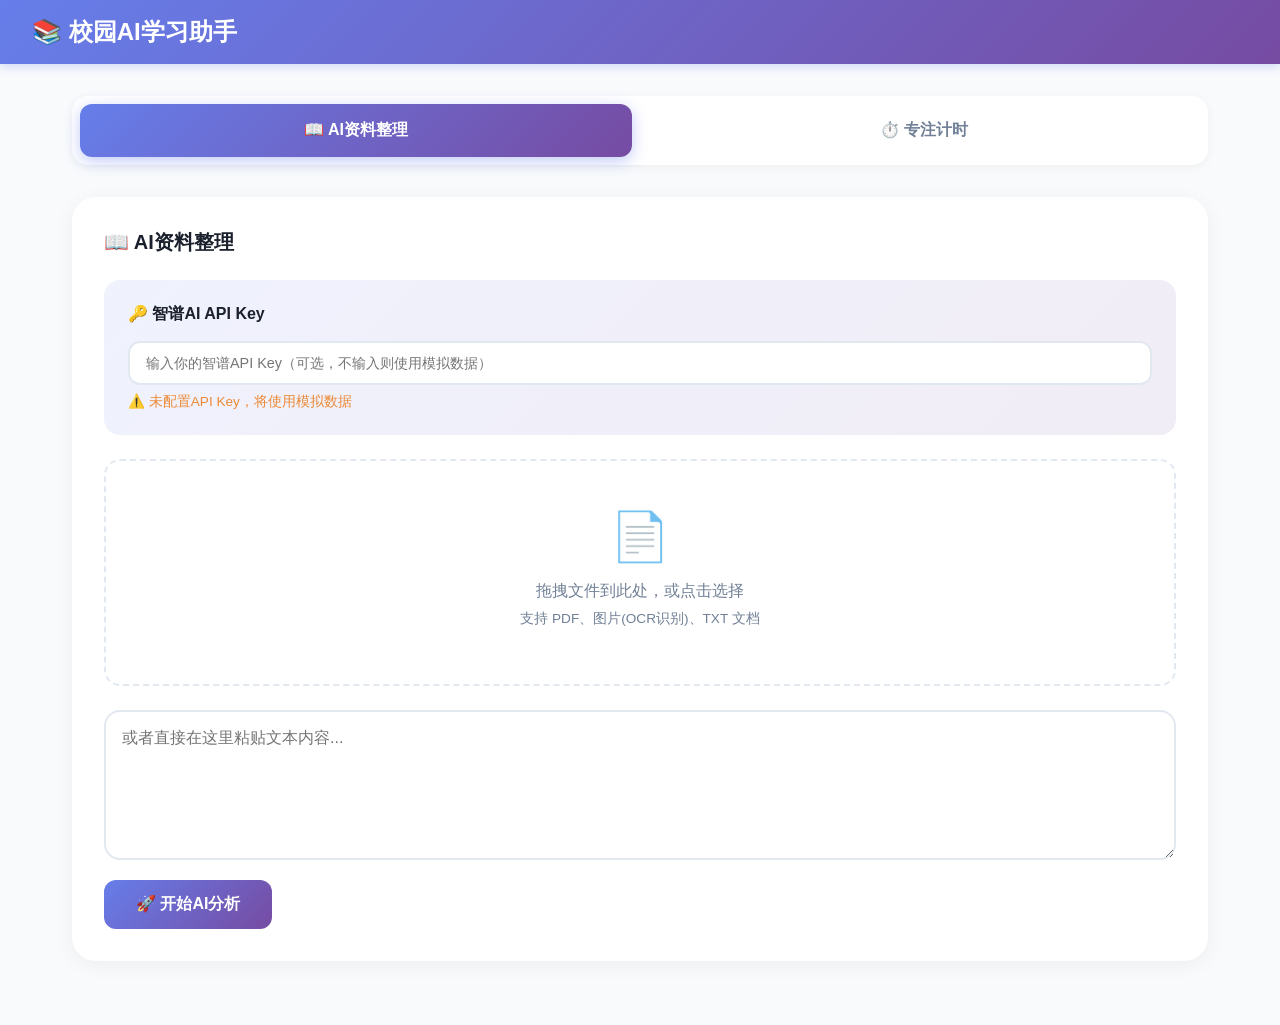
<file: index.html>
<!DOCTYPE html>
<html lang="zh-CN">
<head>
    <meta charset="UTF-8">
    <meta name="viewport" content="width=device-width, initial-scale=1.0">
    <title>校园AI学习助手</title>
    <style>
        * {
            margin: 0;
            padding: 0;
            box-sizing: border-box;
        }
        
        :root {
            --primary: #667eea;
            --primary-dark: #5a6fd6;
            --secondary: #764ba2;
            --bg: #f8fafc;
            --card: #ffffff;
            --text: #1a202c;
            --text-light: #718096;
            --border: #e2e8f0;
            --success: #48bb78;
            --warning: #ed8936;
        }
        
        body {
            font-family: -apple-system, BlinkMacSystemFont, 'Segoe UI', Roboto, 'Helvetica Neue', Arial, sans-serif;
            background: var(--bg);
            color: var(--text);
            min-height: 100vh;
        }
        
        /* 头部导航 */
        .header {
            background: linear-gradient(135deg, var(--primary) 0%, var(--secondary) 100%);
            color: white;
            padding: 1rem 2rem;
            position: sticky;
            top: 0;
            z-index: 100;
            box-shadow: 0 2px 10px rgba(102, 126, 234, 0.3);
        }
        
        .header h1 {
            font-size: 1.5rem;
            display: flex;
            align-items: center;
            gap: 0.5rem;
        }
        
        /* 主容器 */
        .container {
            max-width: 1200px;
            margin: 0 auto;
            padding: 2rem;
        }
        
        /* 标签切换 */
        .tabs {
            display: flex;
            gap: 1rem;
            margin-bottom: 2rem;
            background: var(--card);
            padding: 0.5rem;
            border-radius: 1rem;
            box-shadow: 0 2px 10px rgba(0,0,0,0.05);
        }
        
        .tab {
            flex: 1;
            padding: 1rem 2rem;
            border: none;
            background: transparent;
            border-radius: 0.75rem;
            cursor: pointer;
            font-size: 1rem;
            font-weight: 600;
            color: var(--text-light);
            transition: all 0.3s;
        }
        
        .tab.active {
            background: linear-gradient(135deg, var(--primary), var(--secondary));
            color: white;
            box-shadow: 0 4px 15px rgba(102, 126, 234, 0.4);
        }
        
        .tab:hover:not(.active) {
            background: var(--bg);
        }
        
        /* 卡片 */
        .card {
            background: var(--card);
            border-radius: 1.5rem;
            padding: 2rem;
            box-shadow: 0 4px 20px rgba(0,0,0,0.05);
            margin-bottom: 2rem;
        }
        
        .card-title {
            font-size: 1.25rem;
            font-weight: 700;
            margin-bottom: 1.5rem;
            color: var(--text);
        }
        
        /* AI资料整理 */
        .upload-area {
            border: 2px dashed var(--border);
            border-radius: 1rem;
            padding: 3rem;
            text-align: center;
            cursor: pointer;
            transition: all 0.3s;
            margin-bottom: 1.5rem;
        }
        
        .upload-area:hover {
            border-color: var(--primary);
            background: rgba(102, 126, 234, 0.05);
        }
        
        .upload-icon {
            font-size: 3rem;
            margin-bottom: 1rem;
        }
        
        .upload-text {
            color: var(--text-light);
            margin-bottom: 0.5rem;
        }
        
        .file-input {
            display: none;
        }
        
        .text-input {
            width: 100%;
            min-height: 150px;
            padding: 1rem;
            border: 2px solid var(--border);
            border-radius: 1rem;
            font-size: 1rem;
            resize: vertical;
            margin-bottom: 1rem;
            font-family: inherit;
        }
        
        .text-input:focus {
            outline: none;
            border-color: var(--primary);
        }
        
        /* 按钮 */
        .btn {
            padding: 0.875rem 2rem;
            border: none;
            border-radius: 0.75rem;
            font-size: 1rem;
            font-weight: 600;
            cursor: pointer;
            transition: all 0.3s;
        }
        
        .btn-primary {
            background: linear-gradient(135deg, var(--primary), var(--secondary));
            color: white;
        }
        
        .btn-primary:hover {
            transform: translateY(-2px);
            box-shadow: 0 4px 15px rgba(102, 126, 234, 0.4);
        }
        
        .btn-primary:disabled {
            opacity: 0.6;
            cursor: not-allowed;
            transform: none;
        }
        
        /* API Key 设置 */
        .api-settings {
            background: linear-gradient(135deg, rgba(102,126,234,0.1), rgba(118,75,162,0.1));
            border-radius: 1rem;
            padding: 1.5rem;
            margin-bottom: 1.5rem;
        }
        
        .api-settings h4 {
            margin-bottom: 1rem;
            display: flex;
            align-items: center;
            gap: 0.5rem;
        }
        
        .api-input {
            width: 100%;
            padding: 0.75rem 1rem;
            border: 2px solid var(--border);
            border-radius: 0.75rem;
            font-size: 0.9rem;
        }
        
        .api-status {
            margin-top: 0.5rem;
            font-size: 0.85rem;
        }
        
        .api-status.connected {
            color: var(--success);
        }
        
        .api-status.disconnected {
            color: var(--warning);
        }
        
        /* 结果展示 */
        .results {
            display: none;
        }
        
        .results.show {
            display: block;
        }
        
        .result-section {
            margin-bottom: 1.5rem;
        }
        
        .result-label {
            font-weight: 600;
            color: var(--text-light);
            margin-bottom: 0.5rem;
            font-size: 0.9rem;
        }
        
        .result-content {
            background: var(--bg);
            border-radius: 0.75rem;
            padding: 1rem;
            white-space: pre-wrap;
            font-size: 0.95rem;
            line-height: 1.6;
        }
        
        .keywords {
            display: flex;
            flex-wrap: wrap;
            gap: 0.5rem;
        }
        
        .keyword {
            background: linear-gradient(135deg, var(--primary), var(--secondary));
            color: white;
            padding: 0.375rem 0.875rem;
            border-radius: 2rem;
            font-size: 0.85rem;
        }
        
        /* 思维导图 */
        .mindmap {
            background: var(--bg);
            border-radius: 0.75rem;
            padding: 1.5rem;
        }
        
        .mindmap-node {
            display: flex;
            flex-direction: column;
            align-items: center;
        }
        
        .mindmap-root {
            background: linear-gradient(135deg, var(--primary), var(--secondary));
            color: white;
            padding: 1rem 2rem;
            border-radius: 1rem;
            font-weight: 700;
            font-size: 1.1rem;
        }
        
        .mindmap-branches {
            display: flex;
            flex-wrap: wrap;
            gap: 0.75rem;
            margin-top: 1rem;
            justify-content: center;
        }
        
        .mindmap-branch {
            background: white;
            border: 2px solid var(--primary);
            color: var(--primary);
            padding: 0.5rem 1rem;
            border-radius: 0.5rem;
            font-weight: 500;
        }
        
        /* 专注计时 */
        .timer-display {
            text-align: center;
            padding: 3rem;
        }
        
        .timer-time {
            font-size: 5rem;
            font-weight: 700;
            background: linear-gradient(135deg, var(--primary), var(--secondary));
            -webkit-background-clip: text;
            -webkit-text-fill-color: transparent;
            background-clip: text;
            font-variant-numeric: tabular-nums;
        }
        
        .timer-label {
            color: var(--text-light);
            font-size: 1.1rem;
            margin-top: 0.5rem;
        }
        
        .timer-controls {
            display: flex;
            justify-content: center;
            gap: 1rem;
            margin-top: 2rem;
        }
        
        .btn-timer {
            width: 60px;
            height: 60px;
            border-radius: 50%;
            border: none;
            font-size: 1.5rem;
            cursor: pointer;
            transition: all 0.3s;
            display: flex;
            align-items: center;
            justify-content: center;
        }
        
        .btn-start {
            background: linear-gradient(135deg, var(--success), #38a169);
            color: white;
        }
        
        .btn-pause {
            background: var(--warning);
            color: white;
        }
        
        .btn-reset {
            background: var(--border);
            color: var(--text-light);
        }
        
        .btn-timer:hover {
            transform: scale(1.1);
        }
        
        /* 统计数据 */
        .stats-grid {
            display: grid;
            grid-template-columns: repeat(auto-fit, minmax(200px, 1fr));
            gap: 1rem;
            margin-top: 2rem;
        }
        
        .stat-card {
            background: linear-gradient(135deg, rgba(102,126,234,0.1), rgba(118,75,162,0.1));
            padding: 1.5rem;
            border-radius: 1rem;
            text-align: center;
        }
        
        .stat-value {
            font-size: 2rem;
            font-weight: 700;
            color: var(--primary);
        }
        
        .stat-label {
            color: var(--text-light);
            font-size: 0.9rem;
            margin-top: 0.25rem;
        }
        
        /* 加载动画 */
        .loading {
            display: none;
            text-align: center;
            padding: 2rem;
        }
        
        .loading.show {
            display: block;
        }
        
        .spinner {
            width: 50px;
            height: 50px;
            border: 4px solid var(--border);
            border-top-color: var(--primary);
            border-radius: 50%;
            animation: spin 1s linear infinite;
            margin: 0 auto 1rem;
        }
        
        @keyframes spin {
            to { transform: rotate(360deg); }
        }
        
        /* 专注提醒 */
        .focus-tip {
            background: linear-gradient(135deg, rgba(72, 187, 120, 0.1), rgba(56, 161, 105, 0.1));
            border-left: 4px solid var(--success);
            padding: 1rem;
            border-radius: 0 0.5rem 0.5rem 0;
            margin-top: 1rem;
            display: none;
        }
        
        .focus-tip.show {
            display: block;
        }
        
        /* 历史记录 */
        .history-list {
            max-height: 300px;
            overflow-y: auto;
        }
        
        .history-item {
            display: flex;
            justify-content: space-between;
            align-items: center;
            padding: 1rem;
            border-bottom: 1px solid var(--border);
        }
        
        .history-item:last-child {
            border-bottom: none;
        }
        
        .history-date {
            color: var(--text-light);
            font-size: 0.9rem;
        }
        
        .history-duration {
            font-weight: 600;
            color: var(--primary);
        }
        
        /* 响应式 */
        @media (max-width: 768px) {
            .container {
                padding: 1rem;
            }
            
            .tabs {
                flex-direction: column;
            }
            
            .timer-time {
                font-size: 3.5rem;
            }
            
            .stats-grid {
                grid-template-columns: 1fr 1fr;
            }
        }
        
        /* Toast通知 */
        .toast {
            position: fixed;
            bottom: 2rem;
            left: 50%;
            transform: translateX(-50%) translateY(100px);
            background: var(--text);
            color: white;
            padding: 1rem 2rem;
            border-radius: 0.75rem;
            opacity: 0;
            transition: all 0.3s;
            z-index: 1000;
        }
        
        .toast.show {
            transform: translateX(-50%) translateY(0);
            opacity: 1;
        }
    </style>
</head>
<body>
    <header class="header">
        <h1>📚 校园AI学习助手</h1>
    </header>
    
    <main class="container">
        <!-- 标签切换 -->
        <div class="tabs">
            <button class="tab active" data-tab="analyze">📖 AI资料整理</button>
            <button class="tab" data-tab="focus">⏱️ 专注计时</button>
        </div>
        
        <!-- AI资料整理 -->
        <section id="analyze-section">
            <div class="card">
                <h2 class="card-title">📖 AI资料整理</h2>
                
                <!-- API Key设置 -->
                <div class="api-settings">
                    <h4>🔑 智谱AI API Key</h4>
                    <input type="password" id="apiKey" class="api-input" placeholder="输入你的智谱API Key（可选，不输入则使用模拟数据）">
                    <div class="api-status disconnected" id="apiStatus">⚠️ 未配置API Key，将使用模拟数据</div>
                </div>
                
                <!-- 上传区域 -->
                <div class="upload-area" id="uploadArea">
                    <div class="upload-icon">📄</div>
                    <div class="upload-text">拖拽文件到此处，或点击选择</div>
                    <div class="upload-text" style="font-size: 0.85rem;">支持 PDF、图片(OCR识别)、TXT 文档</div>
                    <input type="file" id="fileInput" class="file-input" accept=".pdf,.jpg,.jpeg,.png,.txt,.md">
                </div>
                
                <!-- 文本输入 -->
                <textarea id="textInput" class="text-input" placeholder="或者直接在这里粘贴文本内容..."></textarea>
                
                <button class="btn btn-primary" id="analyzeBtn">🚀 开始AI分析</button>
                
                <!-- 加载中 -->
                <div class="loading" id="loading">
                    <div class="spinner"></div>
                    <div>AI正在分析中，请稍候...</div>
                </div>
            </div>
            
            <!-- 结果展示 -->
            <div class="card results" id="results">
                <h2 class="card-title">📊 分析结果</h2>
                
                <div class="result-section">
                    <div class="result-label">📝 提取文本</div>
                    <div class="result-content" id="resultText"></div>
                </div>
                
                <div class="result-section">
                    <div class="result-label">🏷️ 关键词</div>
                    <div class="keywords" id="resultKeywords"></div>
                </div>
                
                <div class="result-section">
                    <div class="result-label">📋 摘要</div>
                    <div class="result-content" id="resultSummary"></div>
                </div>
                
                <div class="result-section">
                    <div class="result-label">📚 背诵提纲</div>
                    <div class="result-content" id="resultOutline"></div>
                </div>
                
                <div class="result-section">
                    <div class="result-label">🧠 思维导图</div>
                    <div class="mindmap">
                        <div class="mindmap-node">
                            <div class="mindmap-root" id="mindmapRoot"></div>
                            <div class="mindmap-branches" id="mindmapBranches"></div>
                        </div>
                    </div>
                </div>
            </div>
        </section>
        
        <!-- 专注计时 -->
        <section id="focus-section" style="display: none;">
            <div class="card">
                <h2 class="card-title">⏱️ 专注计时</h2>
                
                <div class="timer-display">
                    <div class="timer-time" id="timerDisplay">00:00:00</div>
                    <div class="timer-label" id="timerLabel">准备开始专注</div>
                </div>
                
                <div class="timer-controls">
                    <button class="btn-timer btn-start" id="startBtn">▶</button>
                    <button class="btn-timer btn-pause" id="pauseBtn" style="display: none;">⏸</button>
                    <button class="btn-timer btn-reset" id="resetBtn">↺</button>
                </div>
                
                <div class="focus-tip" id="focusTip">
                    🎉 恭喜！你已完成 <span id="focusMinutes">0</span> 分钟的专注学习！
                </div>
                
                <div class="stats-grid">
                    <div class="stat-card">
                        <div class="stat-value" id="todayTotal">0</div>
                        <div class="stat-label">今日专注(分钟)</div>
                    </div>
                    <div class="stat-card">
                        <div class="stat-value" id="todayCount">0</div>
                        <div class="stat-label">今日次数</div>
                    </div>
                    <div class="stat-card">
                        <div class="stat-value" id="totalTotal">0</div>
                        <div class="stat-label">总专注(分钟)</div>
                    </div>
                    <div class="stat-card">
                        <div class="stat-value" id="totalCount">0</div>
                        <div class="stat-label">总次数</div>
                    </div>
                </div>
            </div>
            
            <div class="card">
                <h2 class="card-title">📜 专注记录</h2>
                <div class="history-list" id="historyList">
                    <div style="text-align: center; color: var(--text-light); padding: 2rem;">
                        暂无记录，开始你的第一次专注吧！
                    </div>
                </div>
            </div>
        </section>
    </main>
    
    <!-- Toast通知 -->
    <div class="toast" id="toast"></div>
    
    <script>
        // ============ 全局变量 ============
        let timerInterval = null;
        let elapsedSeconds = 0;
        let isRunning = false;
        let focusRecords = JSON.parse(localStorage.getItem('focusRecords') || '[]');
        let apiKey = localStorage.getItem('zhipuApiKey') || '';
        
        // ============ 初始化 ============
        document.addEventListener('DOMContentLoaded', () => {
            initTabs();
            initFileUpload();
            initTimer();
            initAPIKey();
            updateStats();
            loadHistory();
            
            // 检查API Key状态
            if (apiKey) {
                document.getElementById('apiKey').value = apiKey;
                updateAPIStatus(true);
            }
        });
        
        // ============ 标签切换 ============
        function initTabs() {
            const tabs = document.querySelectorAll('.tab');
            tabs.forEach(tab => {
                tab.addEventListener('click', () => {
                    tabs.forEach(t => t.classList.remove('active'));
                    tab.classList.add('active');
                    
                    const tabName = tab.dataset.tab;
                    document.getElementById('analyze-section').style.display = tabName === 'analyze' ? 'block' : 'none';
                    document.getElementById('focus-section').style.display = tabName === 'focus' ? 'block' : 'none';
                });
            });
        }
        
        // ============ 文件上传 ============
        function initFileUpload() {
            const uploadArea = document.getElementById('uploadArea');
            const fileInput = document.getElementById('fileInput');
            const analyzeBtn = document.getElementById('analyzeBtn');
            
            uploadArea.addEventListener('click', () => fileInput.click());
            
            uploadArea.addEventListener('dragover', (e) => {
                e.preventDefault();
                uploadArea.style.borderColor = 'var(--primary)';
                uploadArea.style.background = 'rgba(102, 126, 234, 0.1)';
            });
            
            uploadArea.addEventListener('dragleave', () => {
                uploadArea.style.borderColor = '';
                uploadArea.style.background = '';
            });
            
            uploadArea.addEventListener('drop', (e) => {
                e.preventDefault();
                uploadArea.style.borderColor = '';
                uploadArea.style.background = '';
                
                const files = e.dataTransfer.files;
                if (files.length > 0) {
                    handleFile(files[0]);
                }
            });
            
            fileInput.addEventListener('change', () => {
                if (fileInput.files.length > 0) {
                    handleFile(fileInput.files[0]);
                }
            });
            
            analyzeBtn.addEventListener('click', analyzeContent);
        }
        
        function handleFile(file) {
            const textInput = document.getElementById('textInput');
            
            if (file.type.startsWith('text/') || file.name.endsWith('.txt') || file.name.endsWith('.md')) {
                const reader = new FileReader();
                reader.onload = (e) => {
                    textInput.value = e.target.result;
                    showToast('文件已加载: ' + file.name);
                };
                reader.readAsText(file);
            } else if (file.type.startsWith('image/')) {
                // 图片文件 - 显示提示
                textInput.placeholder = '图片已选择，将使用模拟OCR结果。完整OCR需要后端支持。';
                showToast('已选择图片: ' + file.name + ' (OCR功能需要配置API)');
            } else {
                showToast('暂不支持此文件格式，请使用TXT或MD文件');
            }
        }
        
        // ============ AI分析 ============
        async function analyzeContent() {
            const textInput = document.getElementById('textInput');
            const content = textInput.value.trim();
            
            if (!content) {
                showToast('请输入或上传内容');
                return;
            }
            
            const loading = document.getElementById('loading');
            const results = document.getElementById('results');
            const analyzeBtn = document.getElementById('analyzeBtn');
            
            loading.classList.add('show');
            results.classList.remove('show');
            analyzeBtn.disabled = true;
            
            try {
                let result;
                
                if (apiKey) {
                    result = await callZhipuAPI(content);
                } else {
                    result = getMockResult(content);
                }
                
                displayResults(result);
                results.classList.add('show');
                showToast('分析完成！');
            } catch (error) {
                console.error('分析失败:', error);
                showToast('分析失败，使用模拟数据');
                displayResults(getMockResult(content));
                results.classList.add('show');
            } finally {
                loading.classList.remove('show');
                analyzeBtn.disabled = false;
            }
        }
        
        async function callZhipuAPI(content) {
            const prompt = `分析以下学习资料：
${content.slice(0, 2000)}

请以JSON格式返回分析结果：
{"text": "提取文本", "keywords": ["关键词1", "关键词2", "关键词3", "关键词4", "关键词5"], "summary": "摘要内容", "outline": "# 背诵提纲\\n\\n## 一、核心概念\\n- 要点1\\n- 要点2\\n\\n## 二、重点内容\\n- 内容1\\n- 内容2", "mindmap": {"root": "主题", "branches": ["分支1", "分支2", "分支3", "分支4"]}}`;

            const response = await fetch('https://open.bigmodel.cn/api/paas/v4/chat/completions', {
                method: 'POST',
                headers: {
                    'Authorization': `Bearer ${apiKey}`,
                    'Content-Type': 'application/json'
                },
                body: JSON.stringify({
                    model: 'glm-4-flash',
                    messages: [{ role: 'user', content: prompt }]
                })
            });
            
            if (!response.ok) {
                throw new Error('API调用失败');
            }
            
            const data = await response.json();
            const contentText = data.choices[0].message.content;
            
            // 尝试解析JSON
            try {
                return JSON.parse(contentText);
            } catch {
                return getMockResult(content);
            }
        }
        
        function getMockResult(content) {
            return {
                text: content.slice(0, 1000) || '[请输入文本内容]',
                keywords: ['人工智能', '机器学习', '数据分析', '深度学习', '神经网络'],
                summary: '这是学习资料的摘要总结。配置智谱API Key后可获得更准确的分析结果。',
                outline: '# 背诵提纲\n\n## 一、核心概念\n- 概念一\n- 概念二\n\n## 二、重点内容\n- 重点一\n- 重点二\n\n## 三、实践应用\n- 应用一\n- 应用二',
                mindmap: {
                    root: '学习资料主题',
                    branches: ['核心概念', '重点分析', '实践应用', '总结思考']
                }
            };
        }
        
        function displayResults(result) {
            document.getElementById('resultText').textContent = result.text || '';
            
            const keywordsEl = document.getElementById('resultKeywords');
            keywordsEl.innerHTML = (result.keywords || []).map(k => `<span class="keyword">${k}</span>`).join('');
            
            document.getElementById('resultSummary').textContent = result.summary || '';
            document.getElementById('resultOutline').textContent = result.outline || '';
            
            const mindmap = result.mindmap || { root: '主题', branches: [] };
            document.getElementById('mindmapRoot').textContent = mindmap.root || '主题';
            document.getElementById('mindmapBranches').innerHTML = (mindmap.branches || []).map(b => `<span class="mindmap-branch">${b}</span>`).join('');
        }
        
        // ============ API Key设置 ============
        function initAPIKey() {
            const apiKeyInput = document.getElementById('apiKey');
            
            apiKeyInput.addEventListener('input', () => {
                apiKey = apiKeyInput.value.trim();
                localStorage.setItem('zhipuApiKey', apiKey);
                updateAPIStatus(!!apiKey);
            });
        }
        
        function updateAPIStatus(configured) {
            const status = document.getElementById('apiStatus');
            if (configured) {
                status.textContent = '✅ API Key已配置，AI功能可用';
                status.className = 'api-status connected';
            } else {
                status.textContent = '⚠️ 未配置API Key，将使用模拟数据';
                status.className = 'api-status disconnected';
            }
        }
        
        // ============ 专注计时 ============
        function initTimer() {
            const startBtn = document.getElementById('startBtn');
            const pauseBtn = document.getElementById('pauseBtn');
            const resetBtn = document.getElementById('resetBtn');
            
            startBtn.addEventListener('click', startTimer);
            pauseBtn.addEventListener('click', pauseTimer);
            resetBtn.addEventListener('click', resetTimer);
        }
        
        function startTimer() {
            if (isRunning) return;
            
            isRunning = true;
            document.getElementById('startBtn').style.display = 'none';
            document.getElementById('pauseBtn').style.display = 'flex';
            document.getElementById('timerLabel').textContent = '专注中...保持专注！';
            
            timerInterval = setInterval(() => {
                elapsedSeconds++;
                updateTimerDisplay();
                
                // 每25分钟提醒喝水
                if (elapsedSeconds % 1500 === 0 && elapsedSeconds > 0) {
                    showToast('💧 休息一下，喝杯水吧！');
                }
                
                // 每45分钟提醒休息
                if (elapsedSeconds % 2700 === 0 && elapsedSeconds > 0) {
                    showToast('👀 休息眼睛，远眺一下！');
                }
            }, 1000);
        }
        
        function pauseTimer() {
            if (!isRunning) return;
            
            isRunning = false;
            clearInterval(timerInterval);
            document.getElementById('startBtn').style.display = 'flex';
            document.getElementById('pauseBtn').style.display = 'none';
            document.getElementById('timerLabel').textContent = '已暂停';
            
            // 保存记录
            if (elapsedSeconds >= 60) {
                saveRecord();
            }
        }
        
        function resetTimer() {
            isRunning = false;
            clearInterval(timerInterval);
            elapsedSeconds = 0;
            updateTimerDisplay();
            document.getElementById('startBtn').style.display = 'flex';
            document.getElementById('pauseBtn').style.display = 'none';
            document.getElementById('timerLabel').textContent = '准备开始专注';
            
            // 保存记录
            if (elapsedSeconds >= 60) {
                saveRecord();
            }
        }
        
        function updateTimerDisplay() {
            const hours = Math.floor(elapsedSeconds / 3600);
            const minutes = Math.floor((elapsedSeconds % 3600) / 60);
            const seconds = elapsedSeconds % 60;
            
            document.getElementById('timerDisplay').textContent = 
                `${hours.toString().padStart(2, '0')}:${minutes.toString().padStart(2, '0')}:${seconds.toString().padStart(2, '0')}`;
        }
        
        function saveRecord() {
            const minutes = Math.floor(elapsedSeconds / 60);
            const now = new Date();
            const record = {
                duration: minutes,
                date: now.toLocaleDateString('zh-CN'),
                timestamp: now.toISOString()
            };
            
            focusRecords.unshift(record);
            if (focusRecords.length > 100) {
                focusRecords = focusRecords.slice(0, 100);
            }
            
            localStorage.setItem('focusRecords', JSON.stringify(focusRecords));
            updateStats();
            loadHistory();
            
            // 显示完成提示
            document.getElementById('focusMinutes').textContent = minutes;
            document.getElementById('focusTip').classList.add('show');
            setTimeout(() => {
                document.getElementById('focusTip').classList.remove('show');
            }, 5000);
        }
        
        function updateStats() {
            const today = new Date().toLocaleDateString('zh-CN');
            const todayRecords = focusRecords.filter(r => r.date === today);
            
            const todayTotal = todayRecords.reduce((sum, r) => sum + r.duration, 0);
            const todayCount = todayRecords.length;
            const totalTotal = focusRecords.reduce((sum, r) => sum + r.duration, 0);
            const totalCount = focusRecords.length;
            
            document.getElementById('todayTotal').textContent = todayTotal;
            document.getElementById('todayCount').textContent = todayCount;
            document.getElementById('totalTotal').textContent = totalTotal;
            document.getElementById('totalCount').textContent = totalCount;
        }
        
        function loadHistory() {
            const list = document.getElementById('historyList');
            
            if (focusRecords.length === 0) {
                list.innerHTML = '<div style="text-align: center; color: var(--text-light); padding: 2rem;">暂无记录，开始你的第一次专注吧！</div>';
                return;
            }
            
            list.innerHTML = focusRecords.slice(0, 20).map(record => `
                <div class="history-item">
                    <div>
                        <div>${record.date}</div>
                        <div class="history-date">${new Date(record.timestamp).toLocaleTimeString('zh-CN', { hour: '2-digit', minute: '2-digit' })}</div>
                    </div>
                    <div class="history-duration">${record.duration} 分钟</div>
                </div>
            `).join('');
        }
        
        // ============ 工具函数 ============
        function showToast(message) {
            const toast = document.getElementById('toast');
            toast.textContent = message;
            toast.classList.add('show');
            setTimeout(() => {
                toast.classList.remove('show');
            }, 3000);
        }
    </script>
</body>
</html>
</file>
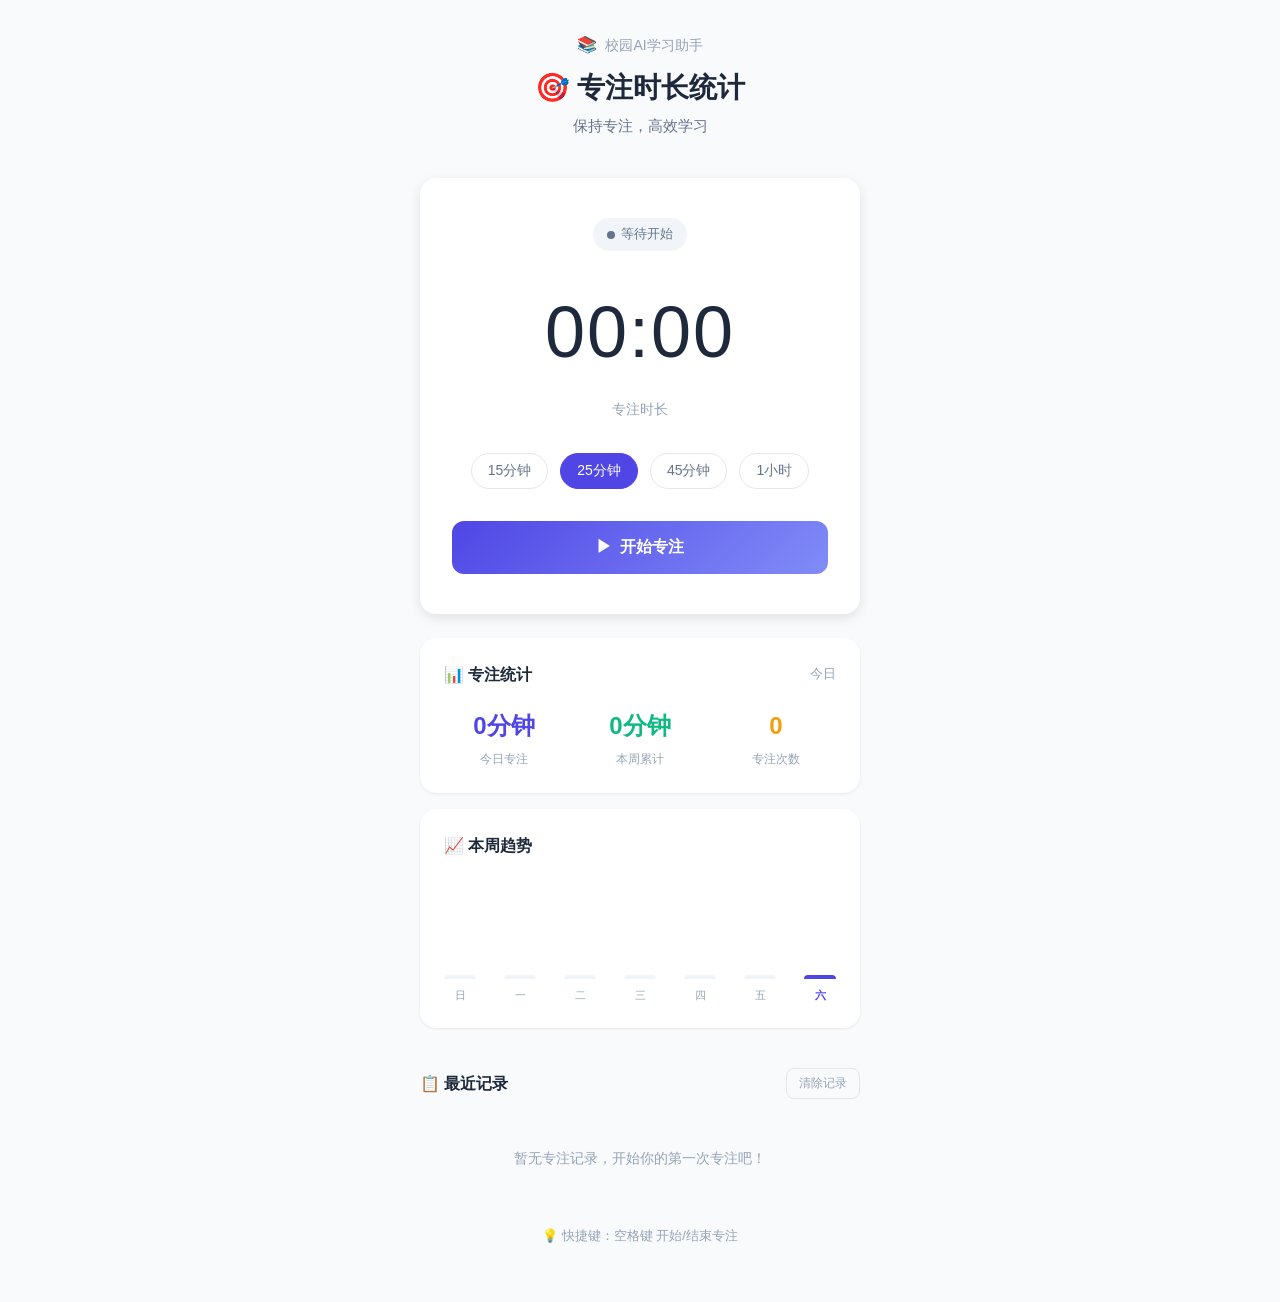
<file: 20260419133224/index.html>
<!DOCTYPE html>
<html lang="zh-CN">
<head>
    <meta charset="UTF-8">
    <meta name="viewport" content="width=device-width, initial-scale=1.0">
    <title>专注时长统计 - 校园AI学习助手</title>
    <link rel="stylesheet" href="style.css">
</head>
<body>

    <div class="container">
        
        <!-- ==================== 头部 ==================== -->
        <header class="header">
            <div class="logo">
                <span class="logo-icon">📚</span>
                <span>校园AI学习助手</span>
            </div>
            <h1 class="page-title">🎯 专注时长统计</h1>
            <p class="page-subtitle">保持专注，高效学习</p>
        </header>

        <!-- ==================== 计时器卡片 ==================== -->
        <div class="timer-card">
            <!-- 状态标签 -->
            <div class="status-badge idle" id="statusBadge">
                <span class="status-dot"></span>
                <span id="statusText">等待开始</span>
            </div>
            
            <!-- 计时器显示 -->
            <div class="timer-display" id="timerDisplay">00:00</div>
            <div class="timer-label">专注时长</div>
            
            <!-- 目标时长选择 -->
            <div class="goal-selector">
                <button class="goal-btn" data-goal="15">15分钟</button>
                <button class="goal-btn" data-goal="25">25分钟</button>
                <button class="goal-btn" data-goal="45">45分钟</button>
                <button class="goal-btn" data-goal="60">1小时</button>
            </div>
            
            <!-- 开始/结束按钮 -->
            <button class="control-btn start" id="controlBtn">
                <span>▶</span> 开始专注
            </button>
        </div>

        <!-- ==================== 统计卡片 ==================== -->
        <div class="stats-card">
            <div class="stats-header">
                <span class="stats-title">📊 专注统计</span>
                <span class="stats-period">今日</span>
            </div>
            <div class="stats-grid">
                <div class="stat-item">
                    <div class="stat-value" id="todayTime">0分钟</div>
                    <div class="stat-label">今日专注</div>
                </div>
                <div class="stat-item">
                    <div class="stat-value accent" id="weekTime">0分钟</div>
                    <div class="stat-label">本周累计</div>
                </div>
                <div class="stat-item">
                    <div class="stat-value warning" id="sessionCount">0</div>
                    <div class="stat-label">专注次数</div>
                </div>
            </div>
        </div>

        <!-- ==================== 本周趋势 ==================== -->
        <div class="stats-card">
            <div class="stats-header">
                <span class="stats-title">📈 本周趋势</span>
            </div>
            <div class="week-chart" id="weekChart">
                <!-- 柱状图由JS生成 -->
            </div>
            <div class="chart-labels" id="chartLabels">
                <!-- 标签由JS生成 -->
            </div>
        </div>

        <!-- ==================== 历史记录 ==================== -->
        <div class="history-section">
            <div class="history-header">
                <span class="history-title">📋 最近记录</span>
                <button class="clear-btn" id="clearBtn">清除记录</button>
            </div>
            <div class="history-list" id="historyList">
                <!-- 历史记录由JS生成 -->
            </div>
        </div>

        <!-- ==================== 页脚 ==================== -->
        <footer class="footer">
            <p>💡 快捷键：空格键 开始/结束专注</p>
        </footer>

    </div>

    <!-- ==================== 专注模式警告弹窗 ==================== -->
    <div class="focus-warning" id="focusWarning">
        <div class="warning-icon">😮</div>
        <div class="warning-title">检测到分心行为</div>
        <div class="warning-text">
            你已离开本页面 <span id="warningCount">1</span> 次<br>
            保持专注才能更高效哦！
        </div>
        <button class="warning-btn" id="continueBtn">继续专注 💪</button>
        <button class="warning-btn" id="giveUpBtn" style="background: transparent; color: rgba(255,255,255,0.6); margin-top: 12px;">结束专注</button>
    </div>

    <!-- ==================== Toast 提示 ==================== -->
    <div class="toast" id="toast">
        <span class="toast-icon" id="toastIcon">✓</span>
        <span class="toast-message" id="toastMessage">操作成功</span>
    </div>

    <script src="script.js"></script>
</body>
</html>
</file>
<file: 20260419133224/style.css>
/* =====================================================
 *  专注时长统计 - 样式文件
 *  =====================================================
 *  简约设计，专注文体验
 */

/* ==================== CSS 变量 ==================== */
:root {
    /* 主色调 - 专注蓝 */
    --primary: #4F46E5;
    --primary-light: #818CF8;
    --primary-dark: #3730A3;
    
    /* 强调色 */
    --accent: #10B981;
    --accent-light: #34D399;
    
    /* 背景色 */
    --bg-main: #F8FAFC;
    --bg-card: #FFFFFF;
    --bg-timer: #F1F5F9;
    
    /* 文字色 */
    --text-primary: #1E293B;
    --text-secondary: #64748B;
    --text-muted: #94A3B8;
    
    /* 状态色 */
    --success: #10B981;
    --warning: #F59E0B;
    --danger: #EF4444;
    
    /* 阴影 */
    --shadow-sm: 0 1px 3px rgba(0,0,0,0.08);
    --shadow-md: 0 4px 12px rgba(0,0,0,0.1);
    --shadow-lg: 0 8px 24px rgba(79,70,229,0.15);
    
    /* 圆角 */
    --radius-sm: 8px;
    --radius-md: 12px;
    --radius-lg: 16px;
    --radius-full: 9999px;
}

/* ==================== 基础重置 ==================== */
* {
    margin: 0;
    padding: 0;
    box-sizing: border-box;
}

body {
    font-family: -apple-system, BlinkMacSystemFont, 'Segoe UI', Roboto, 'Noto Sans SC', sans-serif;
    background: var(--bg-main);
    color: var(--text-primary);
    line-height: 1.6;
    min-height: 100vh;
    -webkit-font-smoothing: antialiased;
}

/* ==================== 主容器 ==================== */
.container {
    max-width: 480px;
    margin: 0 auto;
    padding: 32px 20px;
    min-height: 100vh;
    display: flex;
    flex-direction: column;
}

/* ==================== 头部 ==================== */
.header {
    text-align: center;
    margin-bottom: 40px;
}

.logo {
    display: inline-flex;
    align-items: center;
    gap: 8px;
    font-size: 14px;
    color: var(--text-muted);
    margin-bottom: 8px;
}

.logo-icon {
    font-size: 16px;
}

.page-title {
    font-size: 28px;
    font-weight: 700;
    color: var(--text-primary);
    margin-bottom: 4px;
}

.page-subtitle {
    font-size: 15px;
    color: var(--text-secondary);
}

/* ==================== 计时器卡片 ==================== */
.timer-card {
    background: var(--bg-card);
    border-radius: var(--radius-lg);
    padding: 40px 32px;
    box-shadow: var(--shadow-md);
    text-align: center;
    margin-bottom: 24px;
}

/* 计时器状态标签 */
.status-badge {
    display: inline-flex;
    align-items: center;
    gap: 6px;
    padding: 6px 14px;
    border-radius: var(--radius-full);
    font-size: 13px;
    font-weight: 500;
    margin-bottom: 24px;
}

.status-badge.idle {
    background: var(--bg-timer);
    color: var(--text-secondary);
}

.status-badge.focusing {
    background: rgba(79, 70, 229, 0.1);
    color: var(--primary);
    animation: pulse 2s ease-in-out infinite;
}

@keyframes pulse {
    0%, 100% { opacity: 1; }
    50% { opacity: 0.7; }
}

.status-dot {
    width: 8px;
    height: 8px;
    border-radius: 50%;
    background: currentColor;
}

.status-badge.focusing .status-dot {
    animation: blink 1s ease-in-out infinite;
}

@keyframes blink {
    0%, 100% { opacity: 1; }
    50% { opacity: 0.3; }
}

/* 计时器显示 */
.timer-display {
    font-size: 72px;
    font-weight: 300;
    font-variant-numeric: tabular-nums;
    color: var(--text-primary);
    margin-bottom: 8px;
    letter-spacing: 2px;
}

.timer-display-small {
    font-size: 48px;
}

.timer-label {
    font-size: 14px;
    color: var(--text-muted);
    margin-bottom: 32px;
}

/* 专注目标 */
.goal-selector {
    display: flex;
    justify-content: center;
    gap: 12px;
    margin-bottom: 32px;
}

.goal-btn {
    padding: 8px 16px;
    border: 1px solid #E2E8F0;
    border-radius: var(--radius-full);
    background: transparent;
    color: var(--text-secondary);
    font-size: 14px;
    cursor: pointer;
    transition: all 0.2s ease;
}

.goal-btn:hover {
    border-color: var(--primary);
    color: var(--primary);
}

.goal-btn.active {
    background: var(--primary);
    border-color: var(--primary);
    color: white;
}

/* 进度环 */
.progress-ring {
    position: relative;
    width: 200px;
    height: 200px;
    margin: 0 auto 32px;
}

.progress-ring svg {
    transform: rotate(-90deg);
}

.progress-ring-bg {
    fill: none;
    stroke: var(--bg-timer);
    stroke-width: 8;
}

.progress-ring-fill {
    fill: none;
    stroke: var(--primary);
    stroke-width: 8;
    stroke-linecap: round;
    transition: stroke-dashoffset 1s linear;
}

.progress-ring-text {
    position: absolute;
    top: 50%;
    left: 50%;
    transform: translate(-50%, -50%);
    text-align: center;
}

.progress-time {
    font-size: 36px;
    font-weight: 600;
    color: var(--text-primary);
}

.progress-label {
    font-size: 12px;
    color: var(--text-muted);
}

/* 控制按钮 */
.control-btn {
    width: 100%;
    padding: 16px 32px;
    border: none;
    border-radius: var(--radius-md);
    font-size: 16px;
    font-weight: 600;
    cursor: pointer;
    transition: all 0.2s ease;
    display: flex;
    align-items: center;
    justify-content: center;
    gap: 8px;
}

.control-btn.start {
    background: linear-gradient(135deg, var(--primary), var(--primary-light));
    color: white;
}

.control-btn.start:hover {
    transform: translateY(-2px);
    box-shadow: var(--shadow-lg);
}

.control-btn.end {
    background: var(--bg-timer);
    color: var(--text-secondary);
}

.control-btn.end:hover {
    background: #FEE2E2;
    color: var(--danger);
}

/* ==================== 专注模式提示 ==================== */
.focus-warning {
    display: none;
    position: fixed;
    top: 0;
    left: 0;
    width: 100%;
    height: 100%;
    background: rgba(0, 0, 0, 0.9);
    z-index: 1000;
    justify-content: center;
    align-items: center;
    flex-direction: column;
    text-align: center;
    padding: 24px;
}

.focus-warning.show {
    display: flex;
}

.warning-icon {
    font-size: 80px;
    margin-bottom: 24px;
}

.warning-title {
    font-size: 28px;
    font-weight: 700;
    color: white;
    margin-bottom: 12px;
}

.warning-text {
    font-size: 16px;
    color: rgba(255,255,255,0.8);
    margin-bottom: 32px;
}

.warning-btn {
    padding: 14px 32px;
    background: white;
    color: var(--text-primary);
    border: none;
    border-radius: var(--radius-md);
    font-size: 15px;
    font-weight: 600;
    cursor: pointer;
    transition: all 0.2s ease;
}

.warning-btn:hover {
    transform: scale(1.05);
}

/* ==================== 统计卡片 ==================== */
.stats-card {
    background: var(--bg-card);
    border-radius: var(--radius-lg);
    padding: 24px;
    box-shadow: var(--shadow-sm);
    margin-bottom: 16px;
}

.stats-header {
    display: flex;
    justify-content: space-between;
    align-items: center;
    margin-bottom: 20px;
}

.stats-title {
    font-size: 16px;
    font-weight: 600;
    color: var(--text-primary);
}

.stats-period {
    font-size: 13px;
    color: var(--text-muted);
}

/* 统计数据网格 */
.stats-grid {
    display: grid;
    grid-template-columns: repeat(3, 1fr);
    gap: 16px;
}

.stat-item {
    text-align: center;
}

.stat-value {
    font-size: 24px;
    font-weight: 700;
    color: var(--primary);
    margin-bottom: 4px;
}

.stat-value.accent {
    color: var(--accent);
}

.stat-value.warning {
    color: var(--warning);
}

.stat-label {
    font-size: 12px;
    color: var(--text-muted);
}

/* 本周趋势图 */
.week-chart {
    display: flex;
    justify-content: space-between;
    align-items: flex-end;
    height: 100px;
    padding-top: 20px;
}

.chart-bar {
    width: 32px;
    background: var(--bg-timer);
    border-radius: 4px 4px 0 0;
    position: relative;
    transition: all 0.3s ease;
    cursor: pointer;
}

.chart-bar:hover {
    background: var(--primary-light);
}

.chart-bar.today {
    background: var(--primary);
}

.chart-bar .bar-value {
    position: absolute;
    bottom: 100%;
    left: 50%;
    transform: translateX(-50%);
    font-size: 11px;
    color: var(--text-muted);
    white-space: nowrap;
    margin-bottom: 4px;
    opacity: 0;
    transition: opacity 0.2s ease;
}

.chart-bar:hover .bar-value {
    opacity: 1;
}

.chart-bar.today .bar-value {
    color: var(--primary);
    font-weight: 600;
}

.chart-labels {
    display: flex;
    justify-content: space-between;
    margin-top: 8px;
}

.chart-label {
    width: 32px;
    text-align: center;
    font-size: 11px;
    color: var(--text-muted);
}

.chart-label.today {
    color: var(--primary);
    font-weight: 600;
}

/* ==================== 历史记录 ==================== */
.history-section {
    margin-top: auto;
    padding-top: 24px;
}

.history-header {
    display: flex;
    justify-content: space-between;
    align-items: center;
    margin-bottom: 16px;
}

.history-title {
    font-size: 16px;
    font-weight: 600;
    color: var(--text-primary);
}

.clear-btn {
    padding: 6px 12px;
    background: transparent;
    border: 1px solid #E2E8F0;
    border-radius: var(--radius-sm);
    color: var(--text-muted);
    font-size: 12px;
    cursor: pointer;
    transition: all 0.2s ease;
}

.clear-btn:hover {
    background: #FEE2E2;
    border-color: var(--danger);
    color: var(--danger);
}

.history-list {
    max-height: 200px;
    overflow-y: auto;
}

.history-item {
    display: flex;
    justify-content: space-between;
    align-items: center;
    padding: 12px 16px;
    background: var(--bg-timer);
    border-radius: var(--radius-sm);
    margin-bottom: 8px;
}

.history-item:last-child {
    margin-bottom: 0;
}

.history-date {
    font-size: 14px;
    color: var(--text-secondary);
}

.history-duration {
    font-size: 14px;
    font-weight: 600;
    color: var(--primary);
}

.history-empty {
    text-align: center;
    padding: 32px;
    color: var(--text-muted);
    font-size: 14px;
}

/* ==================== Toast 提示 ==================== */
.toast {
    position: fixed;
    bottom: 30px;
    left: 50%;
    transform: translateX(-50%) translateY(100px);
    padding: 14px 24px;
    background: var(--bg-card);
    border-radius: var(--radius-md);
    box-shadow: var(--shadow-lg);
    display: flex;
    align-items: center;
    gap: 10px;
    opacity: 0;
    transition: all 0.3s ease;
    z-index: 1001;
}

.toast.show {
    transform: translateX(-50%) translateY(0);
    opacity: 1;
}

.toast.success {
    border-left: 4px solid var(--success);
}

.toast.warning {
    border-left: 4px solid var(--warning);
}

.toast-icon {
    font-size: 20px;
}

.toast-message {
    font-size: 14px;
    color: var(--text-primary);
}

/* ==================== 页脚 ==================== */
.footer {
    text-align: center;
    padding: 24px 0;
    color: var(--text-muted);
    font-size: 13px;
}

/* ==================== 响应式 ==================== */
@media (max-width: 480px) {
    .container {
        padding: 24px 16px;
    }
    
    .timer-display {
        font-size: 56px;
    }
    
    .timer-display-small {
        font-size: 40px;
    }
    
    .progress-ring {
        width: 160px;
        height: 160px;
    }
    
    .stats-grid {
        gap: 8px;
    }
    
    .stat-value {
        font-size: 20px;
    }
}
</file>
